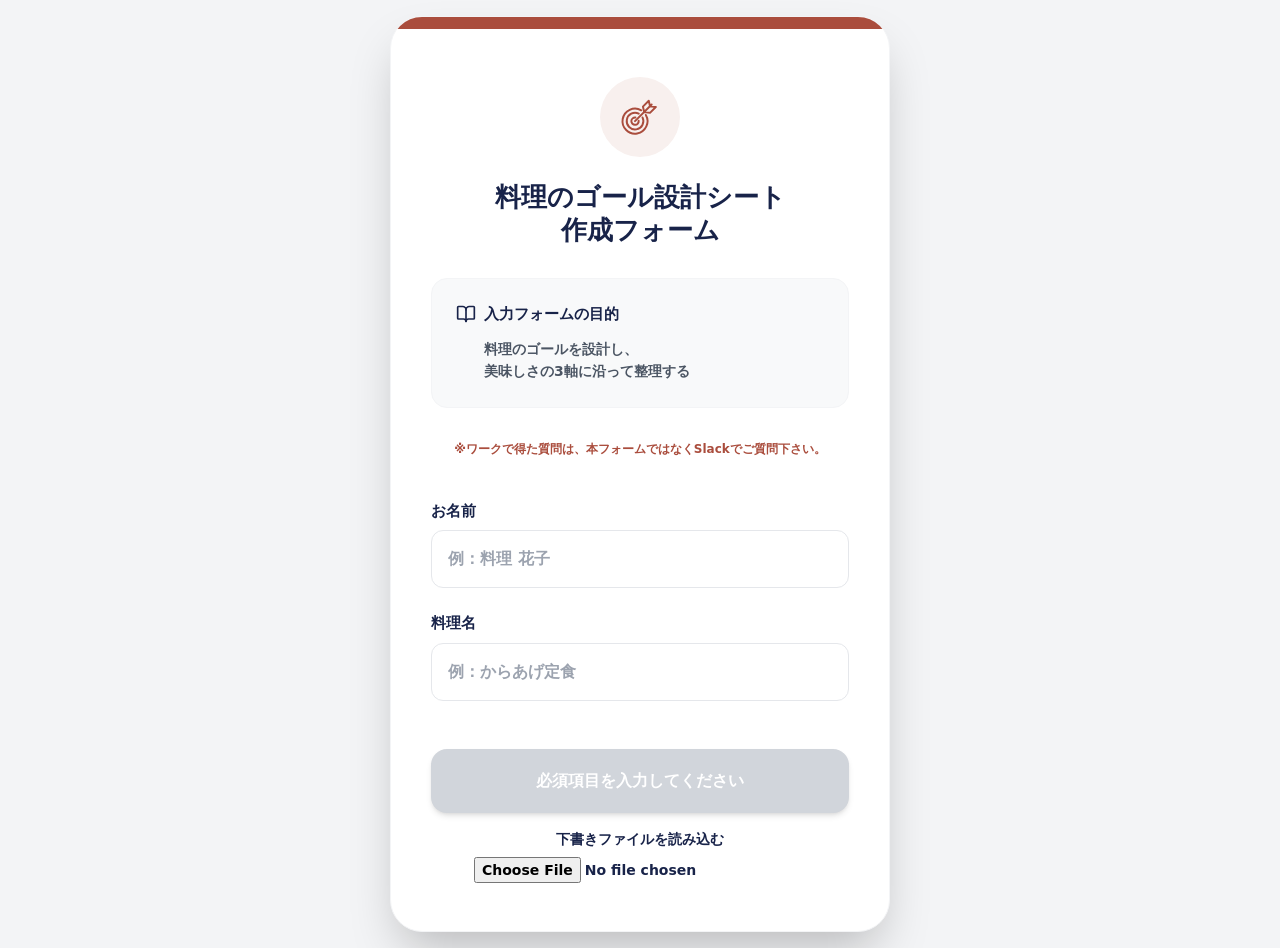
<file: index.html>
<!doctype html>
<html lang="ja">
<head>
  <meta charset="UTF-8">
  <meta name="viewport" content="width=device-width, initial-scale=1, viewport-fit=cover">
  <title>料理のゴール設計シート</title>
  <script type="module" crossorigin src="./index-PmxT35p3.js"></script>
  <link rel="stylesheet" crossorigin href="./index-B6MCtr7c.css">
</head>
<body>
  <div id="root"></div>
</body>
</html>
</file>
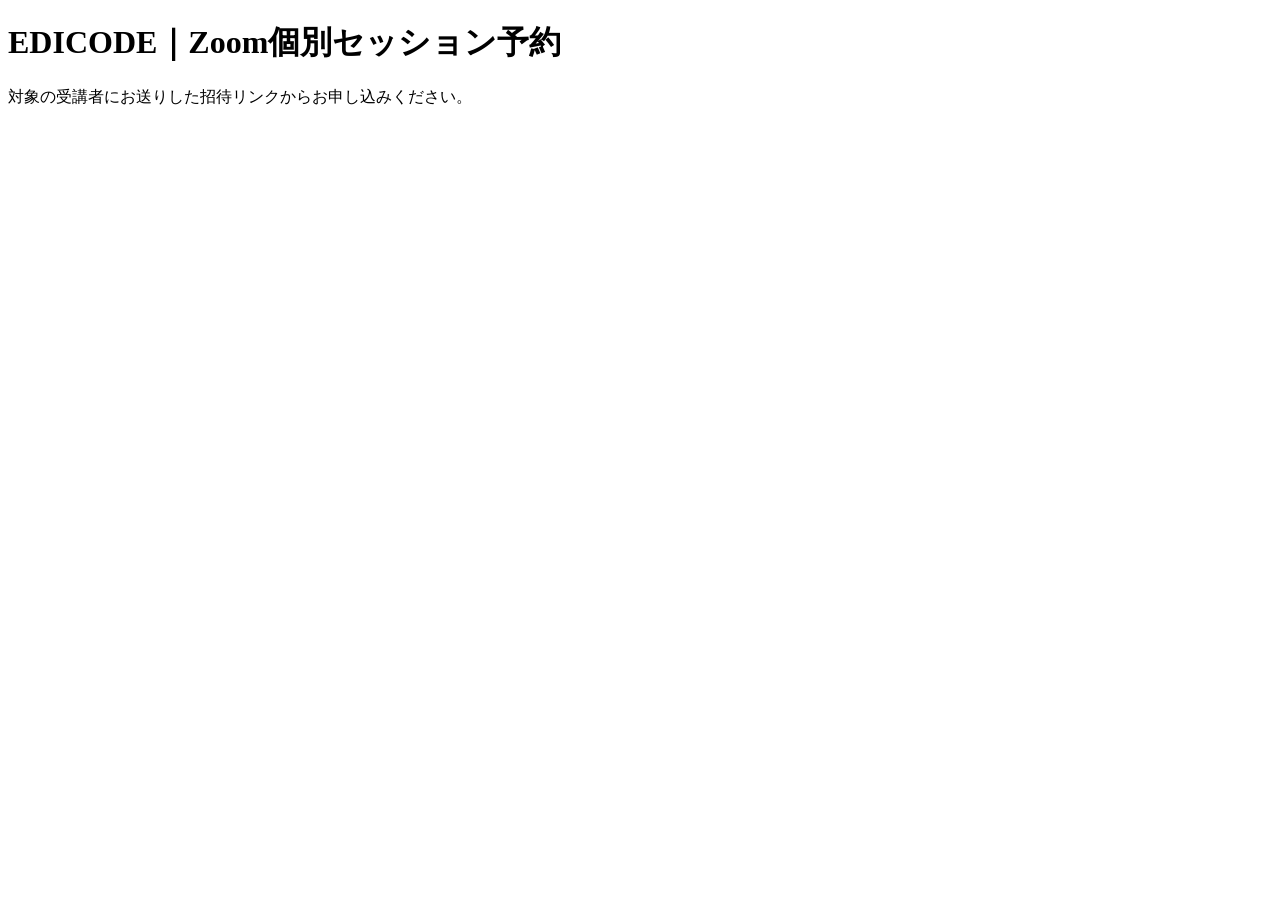
<file: zoom/index.html>
<!doctype html>
<html lang="ja">
<head>
  <meta charset="utf-8">
  <meta name="viewport" content="width=device-width, initial-scale=1">
  <meta name="referrer" content="no-referrer">
  <meta name="robots" content="noindex, nofollow">
  <title>EDICODE｜Zoom個別セッション予約</title>
  <script>
    const code = window.location.hash.slice(1);
    if (/^[a-f0-9]{64}$/.test(code)) {
      const booking = new URL('https://script.google.com/macros/s/AKfycbwRsixfQXggSIo4-CN7gcPmhDE8540yK7C-SDArtrrwc34zz3QaQ4OkjEihlqEehtqlxQ/exec');
      booking.searchParams.set('invite', code);
      window.location.replace(booking.href);
    }
  </script>
</head>
<body>
  <main>
    <h1>EDICODE｜Zoom個別セッション予約</h1>
    <p>対象の受講者にお送りした招待リンクからお申し込みください。</p>
  </main>
</body>
</html>
</file>
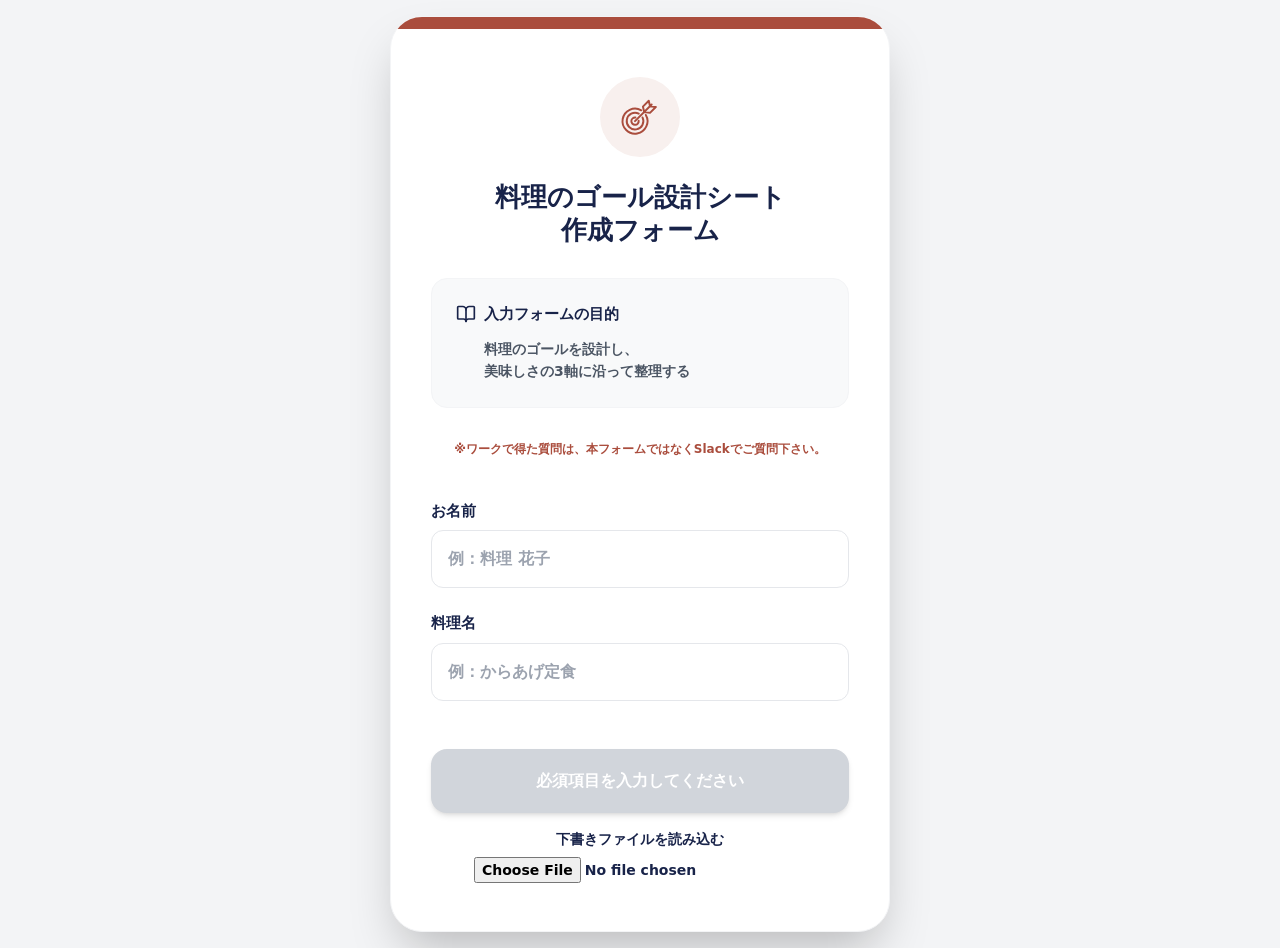
<file: cooking/goal/index.html>
<!doctype html>
<html lang="ja">
<head>
  <meta charset="UTF-8">
  <meta name="viewport" content="width=device-width, initial-scale=1, viewport-fit=cover">
  <title>料理のゴール設計シート</title>
  <script type="module" crossorigin src="../../index-PmxT35p3.js"></script>
  <link rel="stylesheet" crossorigin href="../../index-B6MCtr7c.css">
</head>
<body>
  <div id="root"></div>
</body>
</html>
</file>
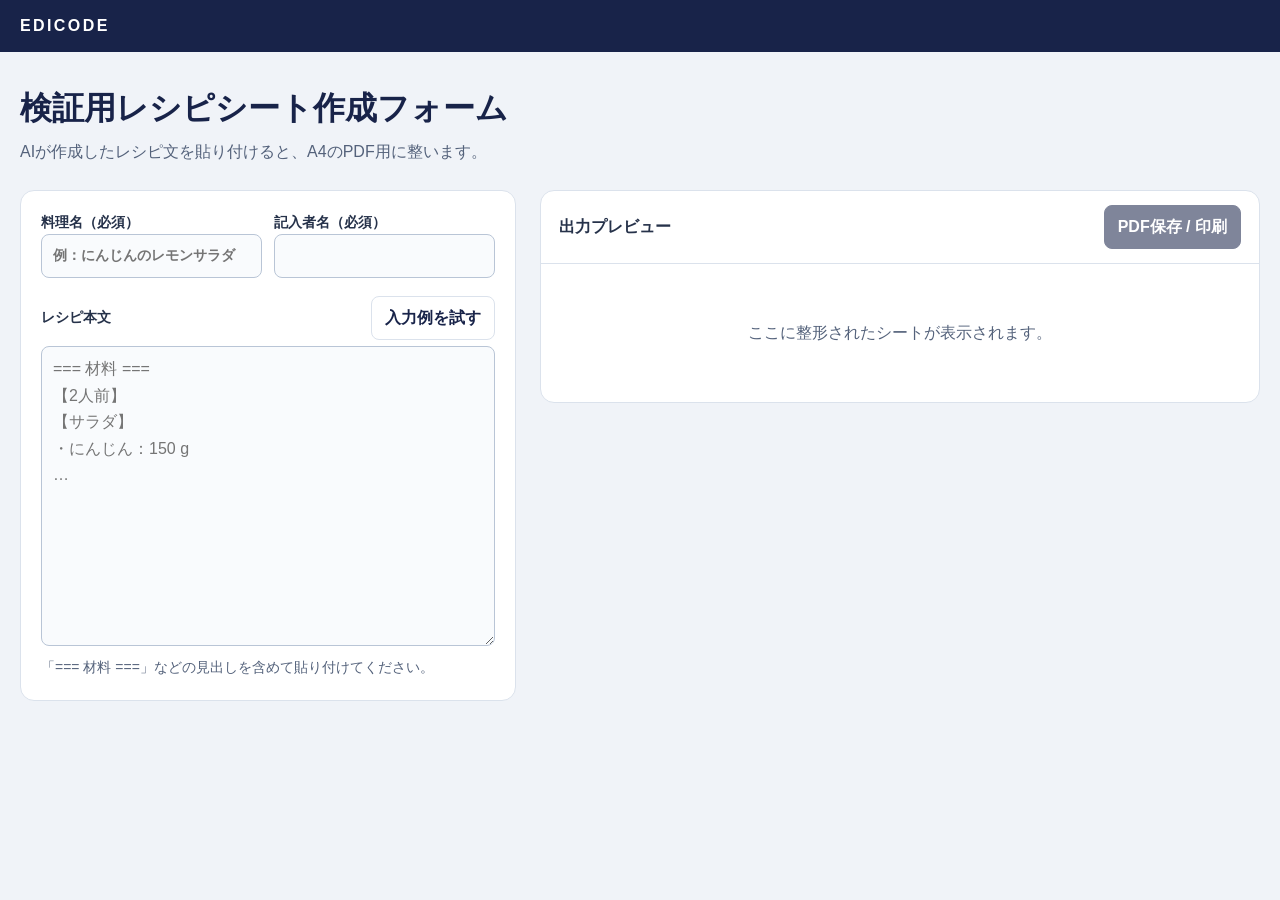
<file: cooking/verification-recipe/index.html>
<!doctype html>
<html lang="ja">
<head>
<meta charset="utf-8">
<meta name="viewport" content="width=device-width, initial-scale=1">
<title>EDICODE｜検証用レシピシート</title>
<style>
:root{--navy:#182349;--ink:#26324a;--muted:#54627b;--line:#dbe2ec;--wash:#f0f3f8;font:16px/1.65 -apple-system,BlinkMacSystemFont,"Hiragino Sans","Yu Gothic",Meiryo,sans-serif;color:var(--ink);background:var(--wash)}
*{box-sizing:border-box}
body{margin:0}
[hidden]{display:none!important}
.top{background:var(--navy);color:white;padding:13px max(20px,calc((100% - 1240px)/2));font-weight:800;letter-spacing:.15em}
main{max-width:1280px;margin:auto;padding:30px 20px 48px}
h1,h2,h3,p{margin:0}
h1{font-size:clamp(1.45rem,4vw,2rem);color:var(--navy)}
.intro{margin:4px 0 24px;color:var(--muted)}
.layout{display:grid;grid-template-columns:minmax(285px,1fr) minmax(0,1.45fr);gap:24px;align-items:start}
.editor,.preview{background:white;border:1px solid var(--line);border-radius:14px;min-width:0}
.editor{padding:20px}
.fields{display:grid;grid-template-columns:1fr 1fr;gap:12px}
label{display:block;font-weight:700;font-size:.9rem;min-width:0}
input,textarea,button{font:inherit}
input,textarea{display:block;width:100%;min-width:0;background:#f9fbfd;border:1px solid #b9c5d6;border-radius:8px;color:var(--ink);padding:9px 11px}
textarea{min-height:300px;resize:vertical;line-height:1.65}
button{border:1px solid var(--line);border-radius:8px;background:white;color:var(--navy);font-weight:700;padding:8px 13px;cursor:pointer}
button.primary{background:var(--navy);color:white;border-color:var(--navy)}
button:disabled{opacity:.55;cursor:default}
:focus-visible{outline:3px solid #4c77c0;outline-offset:2px}
.toolbar,.preview-bar{display:flex;justify-content:space-between;align-items:center;gap:10px}
.toolbar{margin-top:18px;margin-bottom:6px}
.preview-bar{padding:14px 18px;border-bottom:1px solid var(--line);flex-wrap:wrap}
.preview-bar h2{font-size:1rem}
.help,.status{font-size:.875rem;color:var(--muted);margin-top:10px}
.status:empty{display:none}
.empty{padding:56px 20px;text-align:center;color:var(--muted)}
.sheet{padding:clamp(18px,3.5vw,42px);font-size:.93rem;overflow-wrap:anywhere}
.sheet-head{border-top:5px solid var(--navy);border-bottom:1px solid var(--line);padding:12px 0 14px}
.mark{font-size:.75rem;letter-spacing:.08em;font-weight:800;color:var(--navy)}
.sheet-head h2{font-size:1.6em;line-height:1.35;margin:5px 0;color:var(--navy)}
.meta{font-size:.88em;color:var(--muted)}
.recipe-section{margin-top:1.2em}
.recipe-section h3{font-size:1em;color:var(--navy);border-left:4px solid var(--navy);padding:.2em .65em;background:var(--wash);margin-bottom:.55em}
.recipe-section h4{font-size:1em;color:var(--navy);margin:.65em 0 .2em}
.recipe-section p{margin:.25em 0}
.servings{font-weight:800}
table{border-collapse:collapse;width:100%;table-layout:fixed;margin-bottom:.4em}
th,td{text-align:left;vertical-align:top;border-bottom:1px solid var(--line);padding:.25em .6em}
th{font-size:.88em;color:var(--muted)}
th:last-child{width:34%}
ol,ul{padding-left:1.65em;margin:.35em 0}
.notice{font-size:.93em;color:var(--muted)}
.checklist>li{margin-bottom:.65em}
.checklist>li>strong{color:var(--navy)}
.checklist ul{margin-top:.15em}
@media(max-width:800px){.layout{grid-template-columns:minmax(0,1fr)}main{padding:20px 12px 35px}}
@page{size:A4;margin:14mm 15mm}
@media print{
  :root,body{background:white}
  .no-print{display:none!important}
  main,.layout,.preview,.sheet{display:block;margin:0;padding:0;max-width:none;border:0}
  .sheet{font-size:10pt;line-height:1.55;print-color-adjust:exact;-webkit-print-color-adjust:exact}
  .sheet-head,tr{break-inside:avoid}
  h3,h4,.servings,.checklist>li>strong{break-after:avoid}
  .checklist>li{break-inside:avoid}
  p,li{orphans:2;widows:2}
  thead{display:table-header-group}
}
</style>
</head>
<body>
<header class="top no-print">EDICODE</header>
<main>
  <div class="no-print">
    <h1>検証用レシピシート作成フォーム</h1>
    <p class="intro">AIが作成したレシピ文を貼り付けると、A4のPDF用に整います。</p>
  </div>
  <div class="layout">
    <section class="editor no-print" aria-label="レシピ入力">
      <div class="fields">
        <label>料理名（必須）<input id="dish" required placeholder="例：にんじんのレモンサラダ"></label>
        <label>記入者名（必須）<input id="author" required autocomplete="name"></label>
      </div>
      <div class="toolbar">
        <label for="recipe">レシピ本文</label>
        <button id="sample" type="button">入力例を試す</button>
      </div>
      <textarea id="recipe" spellcheck="false" aria-describedby="hint" placeholder="=== 材料 ===&#10;【2人前】&#10;【サラダ】&#10;・にんじん：150 g&#10;…"></textarea>
      <p class="help" id="hint">「=== 材料 ===」などの見出しを含めて貼り付けてください。</p>
      <p class="status" id="status" aria-live="polite"></p>
      <p class="status" id="required-status" aria-live="polite"></p>
    </section>
    <section class="preview" aria-label="出力プレビュー">
      <div class="preview-bar no-print">
        <h2>出力プレビュー</h2>
        <button id="print" class="primary" type="button" disabled>PDF保存 / 印刷</button>
      </div>
      <p class="empty no-print" id="empty">ここに整形されたシートが表示されます。</p>
      <article class="sheet" id="sheet" hidden></article>
    </section>
  </div>
</main>
<script>
const el = id => document.getElementById(id);
const sections = ['材料', '調理方法', '調理前に思考した仮説・懸念点', '味見・検証ポイント', '注意事項'];
const optionalSections = ['レシピ設計において、特に重視した点', '参考レシピ'];
const aliases = new Map([
  ...[...sections, ...optionalSections, 'レシピ情報'].map(name => [name, name]),
  ['調理前の仮説・懸念点', sections[2]],
  ['料理名', '料理名']
]);
const importedFields = new Map();
const notice = 'このレシピは試作・分析・改善のための検証用です。温度・時間・分量は試作時の目安です。食材や調理環境に応じて、仕上がりを確認しながら調整してください。';
const sample = `=== 料理名 ===
にんじんのレモンサラダ

=== 材料 ===
【2人前】
【サラダ】
・にんじん：150 g
・塩：1.5 g

【ドレッシング】
・レモン果汁：10 ml
・オリーブ油：12 ml

=== 調理方法 ===
【1】下準備
1. にんじんを長さ4 cm、幅2 mmの千切りにする。
2. 塩をまぶして室温で10分おき、水気を軽く絞る。

【2】和える・盛り付ける
1. レモン果汁とオリーブ油を混ぜ、にんじんを加えて全体を和える。
2. 5分おいて味をなじませ、器にふんわり盛り付ける。

==調理前に思考した仮説・懸念点==
1. にんじんから出た水分で味が薄まると予想し、塩をまぶした後に水気を絞る。
2. 太さが揃わないと食感に差が出るため、幅2 mmを目安に切る。

==味見・検証ポイント==
1. 盛り付け直前に器の底と味を確認する。水がたまらず、レモンの酸味が感じられればよい。
2. 和えて5分後に数本を食べ比べる。硬さが均一で、軽い歯ごたえが残っていればよい。

=== 注意事項 ===
${notice}`;

function cleanLine(line) {
  return line.trim().replace(/\*\*([^*]+)\*\*/g, '$1').replace(/\\+$/, '').trim();
}

function parse(text) {
  const groups = new Map();
  const preamble = [];
  let current = preamble;
  for (const raw of text.split(/\r\n?|\n/)) {
    if (/^\s*```[\w-]*\s*$/.test(raw)) continue;
    const line = cleanLine(raw);
    if (!line) continue;
    const heading = line.replace(/^#{1,6}\s+/, '').replace(/^={2,}|={2,}$/g, '').trim();
    const key = aliases.get(heading);
    if (key) {
      if (!groups.has(key)) groups.set(key, []);
      current = groups.get(key);
    } else {
      current.push(line);
    }
  }
  return {groups, preamble};
}

function add(parent, tag, text, className) {
  const node = document.createElement(tag);
  if (text) node.textContent = text;
  if (className) node.className = className;
  parent.append(node);
  return node;
}

function ingredients(parent, lines) {
  let table;
  for (const line of lines) {
    const item = line.match(/^(?:[・●*-]\s*)?([^：:]+)[：:]\s*(.+)$/);
    if (item) {
      if (!table) {
        const header = add(add(add(parent, 'table'), 'thead'), 'tr');
        add(header, 'th', '材料');
        add(header, 'th', '分量');
        table = add(header.closest('table'), 'tbody');
      }
      const row = add(table, 'tr');
      add(row, 'td', item[1].trim());
      add(row, 'td', item[2]);
    } else {
      table = null;
      if (/^【[^】]*(人前|人分|名分)】$/.test(line)) {
        add(parent, 'p', line, 'servings');
      } else {
        add(parent, 'h4', line.replace(/^【(.+)】$/, '$1').replace(/^(?:#{1,6}\s+|■\s*)/, ''));
      }
    }
  }
}

function prose(parent, lines, method) {
  let list;
  for (const line of lines) {
    const numbered = line.match(/^([0-9０-９]+)[.．)）]\s*(.+)$/);
    const bullet = line.match(/^(?:[・●]|[-*]\s+)\s*(.+)$/);
    if (numbered || bullet) {
      const kind = numbered ? 'OL' : 'UL';
      if (list?.tagName !== kind) list = add(parent, kind.toLowerCase());
      const item = add(list, 'li', numbered ? numbered[2] : bullet[1]);
      if (numbered) item.value = Number(numbered[1].normalize('NFKC'));
    } else {
      list = null;
      add(parent, method && /^【[0-9０-９]+】/.test(line) ? 'h4' : 'p', line);
    }
  }
}

function checklist(parent, lines) {
  const entries = [];
  for (const line of lines) {
    const numbered = line.match(/^([0-9０-９]+)[.．)）]\s*(.+)$/);
    if (numbered) {
      entries.push({number: Number(numbered[1].normalize('NFKC')), title: numbered[2], details: []});
    } else if (entries.length) {
      entries.at(-1).details.push(line);
    } else {
      prose(parent, [line], false);
    }
  }
  if (!entries.length) return;
  const list = add(parent, 'ol', '', 'checklist');
  for (const {number, title, details} of entries) {
    const item = add(list, 'li');
    item.value = number;
    add(item, details.length ? 'strong' : 'span', title);
    prose(item, details, false);
  }
}

function importField(id, value) {
  const field = el(id);
  if (field.value.trim() && field.value !== importedFields.get(id)) return;
  field.value = value || '';
  importedFields.set(id, field.value);
}

function render(importMetadata = false) {
  const text = el('recipe').value.trim();
  const {groups, preamble} = parse(text);
  const inlineTitle = preamble[0]?.match(/^料理名[：:]\s*(.+)$/);
  if (inlineTitle) preamble.shift();
  const parsedTitle = groups.get('料理名')?.join(' ') || inlineTitle?.[1];
  const info = groups.get('レシピ情報') || [];
  const infoValue = label => info.map(line => line.match(label)?.[1]?.trim()).find(Boolean);
  const parsedAuthor = infoValue(/^(?:[・●*-]\s*)?(?:記入者名|記入者)\s*[：:]\s*(.+)$/);
  const servings = infoValue(/^(?:[・●*-]\s*)?人数\s*[：:]\s*(.+)$/);
  if (importMetadata) {
    importField('dish', parsedTitle);
    importField('author', parsedAuthor);
  }
  const sheet = el('sheet');
  sheet.replaceChildren();
  sheet.hidden = !text;
  el('empty').hidden = Boolean(text);
  const dish = el('dish').value.trim();
  const author = el('author').value.trim();
  el('print').disabled = !text || !dish || !author;
  el('required-status').textContent = text && (!dish || !author)
    ? 'PDFを保存するには、料理名と記入者名を入力してください。' : '';
  el('sample').disabled = Boolean(text);
  el('status').textContent = '';
  document.title = 'EDICODE｜検証用レシピシート';
  if (!text) return;

  const title = dish || parsedTitle;
  if (dish && author) document.title = `【${author}】${dish}_検証用レシピシート`;
  const head = add(sheet, 'header', '', 'sheet-head');
  add(head, 'p', title ? 'EDICODE / 検証用レシピシート' : 'EDICODE', 'mark');
  add(head, 'h2', title || '検証用レシピシート');
  if (author) add(head, 'p', `記入者　${author}`, 'meta');

  prose(sheet, preamble, false);
  for (const name of [...optionalSections, ...sections]) {
    let lines = groups.get(name) || [];
    if (!lines.length && name !== '注意事項') continue;
    const section = add(sheet, 'section', '', name === '注意事項' ? 'recipe-section notice' : 'recipe-section');
    add(section, 'h3', name);
    if (name === '材料') {
      if (servings && !lines.some(line => /^【[^】]*(人前|人分|名分)】$/.test(line))) {
        lines = [servings.startsWith('【') ? servings : `【${servings}】`, ...lines];
      }
      ingredients(section, lines);
    } else if (name === sections[2] || name === sections[3]) {
      checklist(section, lines);
    } else {
      prose(section, lines.length ? lines : [notice], name === '調理方法');
    }
  }
  const missing = sections.slice(0, 4).filter(name => !groups.get(name)?.length);
  if (missing.length) el('status').textContent = `見出しや本文を確認してください（${missing.join('、')}）。`;
}

el('recipe').addEventListener('input', () => render(true));
for (const id of ['dish', 'author']) {
  el(id).addEventListener('input', () => {
    importedFields.delete(id);
    render();
  });
}
el('sample').addEventListener('click', () => {
  el('recipe').value = sample;
  render(true);
});
el('print').addEventListener('click', () => window.print());
render();
</script>
</body>
</html>
</file>
<file: index-B6MCtr7c.css>
*,:before,:after{--tw-border-spacing-x: 0;--tw-border-spacing-y: 0;--tw-translate-x: 0;--tw-translate-y: 0;--tw-rotate: 0;--tw-skew-x: 0;--tw-skew-y: 0;--tw-scale-x: 1;--tw-scale-y: 1;--tw-pan-x: ;--tw-pan-y: ;--tw-pinch-zoom: ;--tw-scroll-snap-strictness: proximity;--tw-gradient-from-position: ;--tw-gradient-via-position: ;--tw-gradient-to-position: ;--tw-ordinal: ;--tw-slashed-zero: ;--tw-numeric-figure: ;--tw-numeric-spacing: ;--tw-numeric-fraction: ;--tw-ring-inset: ;--tw-ring-offset-width: 0px;--tw-ring-offset-color: #fff;--tw-ring-color: rgb(59 130 246 / .5);--tw-ring-offset-shadow: 0 0 #0000;--tw-ring-shadow: 0 0 #0000;--tw-shadow: 0 0 #0000;--tw-shadow-colored: 0 0 #0000;--tw-blur: ;--tw-brightness: ;--tw-contrast: ;--tw-grayscale: ;--tw-hue-rotate: ;--tw-invert: ;--tw-saturate: ;--tw-sepia: ;--tw-drop-shadow: ;--tw-backdrop-blur: ;--tw-backdrop-brightness: ;--tw-backdrop-contrast: ;--tw-backdrop-grayscale: ;--tw-backdrop-hue-rotate: ;--tw-backdrop-invert: ;--tw-backdrop-opacity: ;--tw-backdrop-saturate: ;--tw-backdrop-sepia: ;--tw-contain-size: ;--tw-contain-layout: ;--tw-contain-paint: ;--tw-contain-style: }::backdrop{--tw-border-spacing-x: 0;--tw-border-spacing-y: 0;--tw-translate-x: 0;--tw-translate-y: 0;--tw-rotate: 0;--tw-skew-x: 0;--tw-skew-y: 0;--tw-scale-x: 1;--tw-scale-y: 1;--tw-pan-x: ;--tw-pan-y: ;--tw-pinch-zoom: ;--tw-scroll-snap-strictness: proximity;--tw-gradient-from-position: ;--tw-gradient-via-position: ;--tw-gradient-to-position: ;--tw-ordinal: ;--tw-slashed-zero: ;--tw-numeric-figure: ;--tw-numeric-spacing: ;--tw-numeric-fraction: ;--tw-ring-inset: ;--tw-ring-offset-width: 0px;--tw-ring-offset-color: #fff;--tw-ring-color: rgb(59 130 246 / .5);--tw-ring-offset-shadow: 0 0 #0000;--tw-ring-shadow: 0 0 #0000;--tw-shadow: 0 0 #0000;--tw-shadow-colored: 0 0 #0000;--tw-blur: ;--tw-brightness: ;--tw-contrast: ;--tw-grayscale: ;--tw-hue-rotate: ;--tw-invert: ;--tw-saturate: ;--tw-sepia: ;--tw-drop-shadow: ;--tw-backdrop-blur: ;--tw-backdrop-brightness: ;--tw-backdrop-contrast: ;--tw-backdrop-grayscale: ;--tw-backdrop-hue-rotate: ;--tw-backdrop-invert: ;--tw-backdrop-opacity: ;--tw-backdrop-saturate: ;--tw-backdrop-sepia: ;--tw-contain-size: ;--tw-contain-layout: ;--tw-contain-paint: ;--tw-contain-style: }*,:before,:after{box-sizing:border-box;border-width:0;border-style:solid;border-color:#e5e7eb}:before,:after{--tw-content: ""}html,:host{line-height:1.5;-webkit-text-size-adjust:100%;-moz-tab-size:4;-o-tab-size:4;tab-size:4;font-family:ui-sans-serif,system-ui,sans-serif,"Apple Color Emoji","Segoe UI Emoji",Segoe UI Symbol,"Noto Color Emoji";font-feature-settings:normal;font-variation-settings:normal;-webkit-tap-highlight-color:transparent}body{margin:0;line-height:inherit}hr{height:0;color:inherit;border-top-width:1px}abbr:where([title]){-webkit-text-decoration:underline dotted;text-decoration:underline dotted}h1,h2,h3,h4,h5,h6{font-size:inherit;font-weight:inherit}a{color:inherit;text-decoration:inherit}b,strong{font-weight:bolder}code,kbd,samp,pre{font-family:ui-monospace,SFMono-Regular,Menlo,Monaco,Consolas,Liberation Mono,Courier New,monospace;font-feature-settings:normal;font-variation-settings:normal;font-size:1em}small{font-size:80%}sub,sup{font-size:75%;line-height:0;position:relative;vertical-align:baseline}sub{bottom:-.25em}sup{top:-.5em}table{text-indent:0;border-color:inherit;border-collapse:collapse}button,input,optgroup,select,textarea{font-family:inherit;font-feature-settings:inherit;font-variation-settings:inherit;font-size:100%;font-weight:inherit;line-height:inherit;letter-spacing:inherit;color:inherit;margin:0;padding:0}button,select{text-transform:none}button,input:where([type=button]),input:where([type=reset]),input:where([type=submit]){-webkit-appearance:button;background-color:transparent;background-image:none}:-moz-focusring{outline:auto}:-moz-ui-invalid{box-shadow:none}progress{vertical-align:baseline}::-webkit-inner-spin-button,::-webkit-outer-spin-button{height:auto}[type=search]{-webkit-appearance:textfield;outline-offset:-2px}::-webkit-search-decoration{-webkit-appearance:none}::-webkit-file-upload-button{-webkit-appearance:button;font:inherit}summary{display:list-item}blockquote,dl,dd,h1,h2,h3,h4,h5,h6,hr,figure,p,pre{margin:0}fieldset{margin:0;padding:0}legend{padding:0}ol,ul,menu{list-style:none;margin:0;padding:0}dialog{padding:0}textarea{resize:vertical}input::-moz-placeholder,textarea::-moz-placeholder{opacity:1;color:#9ca3af}input::placeholder,textarea::placeholder{opacity:1;color:#9ca3af}button,[role=button]{cursor:pointer}:disabled{cursor:default}img,svg,video,canvas,audio,iframe,embed,object{display:block;vertical-align:middle}img,video{max-width:100%;height:auto}[hidden]:where(:not([hidden=until-found])){display:none}.collapse{visibility:collapse}.fixed{position:fixed}.absolute{position:absolute}.relative{position:relative}.sticky{position:sticky}.inset-0{top:0;right:0;bottom:0;left:0}.bottom-0{bottom:0}.left-0{left:0}.left-1\/2{left:50%}.top-0{top:0}.top-24{top:6rem}.z-40{z-index:40}.z-50{z-index:50}.z-\[100\]{z-index:100}.z-\[70\]{z-index:70}.mx-auto{margin-left:auto;margin-right:auto}.mb-1{margin-bottom:.25rem}.mb-10{margin-bottom:2.5rem}.mb-12{margin-bottom:3rem}.mb-2{margin-bottom:.5rem}.mb-3{margin-bottom:.75rem}.mb-4{margin-bottom:1rem}.mb-6{margin-bottom:1.5rem}.mb-8{margin-bottom:2rem}.ml-1{margin-left:.25rem}.ml-7{margin-left:1.75rem}.mt-0\.5{margin-top:.125rem}.mt-1{margin-top:.25rem}.mt-12{margin-top:3rem}.mt-2{margin-top:.5rem}.mt-3{margin-top:.75rem}.mt-4{margin-top:1rem}.block{display:block}.inline-block{display:inline-block}.flex{display:flex}.table{display:table}.grid{display:grid}.hidden{display:none}.h-2{height:.5rem}.h-20{height:5rem}.h-3{height:.75rem}.h-6{height:1.5rem}.h-full{height:100%}.min-h-screen{min-height:100vh}.w-16{width:4rem}.w-20{width:5rem}.w-24{width:6rem}.w-6{width:1.5rem}.w-7{width:1.75rem}.w-full{width:100%}.min-w-0{min-width:0px}.min-w-\[100px\]{min-width:100px}.min-w-\[120px\]{min-width:120px}.min-w-\[50px\]{min-width:50px}.min-w-\[600px\]{min-width:600px}.min-w-max{min-width:-moz-max-content;min-width:max-content}.max-w-5xl{max-width:64rem}.max-w-\[500px\]{max-width:500px}.max-w-sm{max-width:24rem}.flex-1{flex:1 1 0%}.shrink-0{flex-shrink:0}.table-fixed{table-layout:fixed}.-translate-x-1\/2{--tw-translate-x: -50%;transform:translate(var(--tw-translate-x),var(--tw-translate-y)) rotate(var(--tw-rotate)) skew(var(--tw-skew-x)) skewY(var(--tw-skew-y)) scaleX(var(--tw-scale-x)) scaleY(var(--tw-scale-y))}.transform{transform:translate(var(--tw-translate-x),var(--tw-translate-y)) rotate(var(--tw-rotate)) skew(var(--tw-skew-x)) skewY(var(--tw-skew-y)) scaleX(var(--tw-scale-x)) scaleY(var(--tw-scale-y))}@keyframes bounce{0%,to{transform:translateY(-25%);animation-timing-function:cubic-bezier(.8,0,1,1)}50%{transform:none;animation-timing-function:cubic-bezier(0,0,.2,1)}}.animate-bounce{animation:bounce 1s infinite}.cursor-not-allowed{cursor:not-allowed}.cursor-pointer{cursor:pointer}.resize{resize:both}.appearance-none{-webkit-appearance:none;-moz-appearance:none;appearance:none}.grid-cols-\[28px_auto_max-content\]{grid-template-columns:28px auto max-content}.flex-col{flex-direction:column}.flex-wrap{flex-wrap:wrap}.items-end{align-items:flex-end}.items-center{align-items:center}.items-baseline{align-items:baseline}.justify-center{justify-content:center}.justify-between{justify-content:space-between}.gap-1{gap:.25rem}.gap-1\.5{gap:.375rem}.gap-2{gap:.5rem}.gap-3{gap:.75rem}.gap-4{gap:1rem}.gap-6{gap:1.5rem}.gap-8{gap:2rem}.gap-x-1{-moz-column-gap:.25rem;column-gap:.25rem}.gap-y-1{row-gap:.25rem}.space-y-10>:not([hidden])~:not([hidden]){--tw-space-y-reverse: 0;margin-top:calc(2.5rem * calc(1 - var(--tw-space-y-reverse)));margin-bottom:calc(2.5rem * var(--tw-space-y-reverse))}.space-y-12>:not([hidden])~:not([hidden]){--tw-space-y-reverse: 0;margin-top:calc(3rem * calc(1 - var(--tw-space-y-reverse)));margin-bottom:calc(3rem * var(--tw-space-y-reverse))}.space-y-2>:not([hidden])~:not([hidden]){--tw-space-y-reverse: 0;margin-top:calc(.5rem * calc(1 - var(--tw-space-y-reverse)));margin-bottom:calc(.5rem * var(--tw-space-y-reverse))}.space-y-4>:not([hidden])~:not([hidden]){--tw-space-y-reverse: 0;margin-top:calc(1rem * calc(1 - var(--tw-space-y-reverse)));margin-bottom:calc(1rem * var(--tw-space-y-reverse))}.space-y-6>:not([hidden])~:not([hidden]){--tw-space-y-reverse: 0;margin-top:calc(1.5rem * calc(1 - var(--tw-space-y-reverse)));margin-bottom:calc(1.5rem * var(--tw-space-y-reverse))}.overflow-hidden{overflow:hidden}.overflow-x-auto{overflow-x:auto}.whitespace-nowrap{white-space:nowrap}.rounded{border-radius:.25rem}.rounded-2xl{border-radius:1rem}.rounded-\[2px\]{border-radius:2px}.rounded-\[32px\]{border-radius:32px}.rounded-full{border-radius:9999px}.rounded-lg{border-radius:.5rem}.rounded-xl{border-radius:.75rem}.rounded-b-2xl{border-bottom-right-radius:1rem;border-bottom-left-radius:1rem}.rounded-t-2xl{border-top-left-radius:1rem;border-top-right-radius:1rem}.border{border-width:1px}.border-2{border-width:2px}.border-4{border-width:4px}.border-b{border-bottom-width:1px}.border-b-2{border-bottom-width:2px}.border-l{border-left-width:1px}.border-r{border-right-width:1px}.border-t{border-top-width:1px}.border-t-0{border-top-width:0px}.border-dashed{border-style:dashed}.border-\[\#182349\]{--tw-border-opacity: 1;border-color:rgb(24 35 73 / var(--tw-border-opacity, 1))}.border-\[\#182349\]\/20{border-color:#18234933}.border-\[\#182349\]\/30{border-color:#1823494d}.border-gray-100{--tw-border-opacity: 1;border-color:rgb(243 244 246 / var(--tw-border-opacity, 1))}.border-gray-200{--tw-border-opacity: 1;border-color:rgb(229 231 235 / var(--tw-border-opacity, 1))}.border-gray-300{--tw-border-opacity: 1;border-color:rgb(209 213 219 / var(--tw-border-opacity, 1))}.border-white\/20{border-color:#fff3}.border-white\/40{border-color:#fff6}.bg-\[\#182349\]{--tw-bg-opacity: 1;background-color:rgb(24 35 73 / var(--tw-bg-opacity, 1))}.bg-\[\#aa4d3d\]{--tw-bg-opacity: 1;background-color:rgb(170 77 61 / var(--tw-bg-opacity, 1))}.bg-\[\#d1d5db\]{--tw-bg-opacity: 1;background-color:rgb(209 213 219 / var(--tw-bg-opacity, 1))}.bg-\[\#f8f0ee\]{--tw-bg-opacity: 1;background-color:rgb(248 240 238 / var(--tw-bg-opacity, 1))}.bg-\[\#f8f9fa\]{--tw-bg-opacity: 1;background-color:rgb(248 249 250 / var(--tw-bg-opacity, 1))}.bg-black\/50{background-color:#00000080}.bg-gray-100{--tw-bg-opacity: 1;background-color:rgb(243 244 246 / var(--tw-bg-opacity, 1))}.bg-gray-200{--tw-bg-opacity: 1;background-color:rgb(229 231 235 / var(--tw-bg-opacity, 1))}.bg-gray-50{--tw-bg-opacity: 1;background-color:rgb(249 250 251 / var(--tw-bg-opacity, 1))}.bg-green-500{--tw-bg-opacity: 1;background-color:rgb(34 197 94 / var(--tw-bg-opacity, 1))}.bg-red-500\/80{background-color:#ef4444cc}.bg-transparent{background-color:transparent}.bg-white{--tw-bg-opacity: 1;background-color:rgb(255 255 255 / var(--tw-bg-opacity, 1))}.bg-white\/15{background-color:#ffffff26}.bg-white\/90{background-color:#ffffffe6}.object-cover{-o-object-fit:cover;object-fit:cover}.p-1{padding:.25rem}.p-2{padding:.5rem}.p-3{padding:.75rem}.p-4{padding:1rem}.p-6{padding:1.5rem}.p-8{padding:2rem}.px-1{padding-left:.25rem;padding-right:.25rem}.px-10{padding-left:2.5rem;padding-right:2.5rem}.px-2{padding-left:.5rem;padding-right:.5rem}.px-2\.5{padding-left:.625rem;padding-right:.625rem}.px-3{padding-left:.75rem;padding-right:.75rem}.px-4{padding-left:1rem;padding-right:1rem}.px-6{padding-left:1.5rem;padding-right:1.5rem}.py-1{padding-top:.25rem;padding-bottom:.25rem}.py-12{padding-top:3rem;padding-bottom:3rem}.py-2{padding-top:.5rem;padding-bottom:.5rem}.py-3{padding-top:.75rem;padding-bottom:.75rem}.py-4{padding-top:1rem;padding-bottom:1rem}.py-5{padding-top:1.25rem;padding-bottom:1.25rem}.py-8{padding-top:2rem;padding-bottom:2rem}.pb-1{padding-bottom:.25rem}.pb-2{padding-bottom:.5rem}.pb-44{padding-bottom:11rem}.pl-2{padding-left:.5rem}.pt-8{padding-top:2rem}.text-center{text-align:center}.text-right{text-align:right}.font-sans{font-family:ui-sans-serif,system-ui,sans-serif,"Apple Color Emoji","Segoe UI Emoji",Segoe UI Symbol,"Noto Color Emoji"}.text-2xl{font-size:1.5rem;line-height:2rem}.text-\[10px\]{font-size:10px}.text-\[12px\]{font-size:12px}.text-\[14px\]{font-size:14px}.text-\[15px\]{font-size:15px}.text-\[16px\]{font-size:16px}.text-\[26px\]{font-size:26px}.text-base{font-size:1rem;line-height:1.5rem}.text-lg{font-size:1.125rem;line-height:1.75rem}.text-sm{font-size:.875rem;line-height:1.25rem}.text-xl{font-size:1.25rem;line-height:1.75rem}.text-xs{font-size:.75rem;line-height:1rem}.font-black{font-weight:900}.font-bold{font-weight:700}.uppercase{text-transform:uppercase}.leading-relaxed{line-height:1.625}.leading-tight{line-height:1.25}.tracking-tighter{letter-spacing:-.05em}.tracking-wider{letter-spacing:.05em}.tracking-widest{letter-spacing:.1em}.text-\[\#182349\]{--tw-text-opacity: 1;color:rgb(24 35 73 / var(--tw-text-opacity, 1))}.text-\[\#aa4d3d\]{--tw-text-opacity: 1;color:rgb(170 77 61 / var(--tw-text-opacity, 1))}.text-\[\#cb563e\]{--tw-text-opacity: 1;color:rgb(203 86 62 / var(--tw-text-opacity, 1))}.text-gray-400{--tw-text-opacity: 1;color:rgb(156 163 175 / var(--tw-text-opacity, 1))}.text-gray-500{--tw-text-opacity: 1;color:rgb(107 114 128 / var(--tw-text-opacity, 1))}.text-gray-600{--tw-text-opacity: 1;color:rgb(75 85 99 / var(--tw-text-opacity, 1))}.text-gray-700{--tw-text-opacity: 1;color:rgb(55 65 81 / var(--tw-text-opacity, 1))}.text-red-500{--tw-text-opacity: 1;color:rgb(239 68 68 / var(--tw-text-opacity, 1))}.text-white{--tw-text-opacity: 1;color:rgb(255 255 255 / var(--tw-text-opacity, 1))}.underline{text-decoration-line:underline}.decoration-2{text-decoration-thickness:2px}.underline-offset-4{text-underline-offset:4px}.opacity-0{opacity:0}.shadow-2xl{--tw-shadow: 0 25px 50px -12px rgb(0 0 0 / .25);--tw-shadow-colored: 0 25px 50px -12px var(--tw-shadow-color);box-shadow:var(--tw-ring-offset-shadow, 0 0 #0000),var(--tw-ring-shadow, 0 0 #0000),var(--tw-shadow)}.shadow-\[0_-10px_30px_rgba\(0\,0\,0\,0\.05\)\]{--tw-shadow: 0 -10px 30px rgba(0,0,0,.05);--tw-shadow-colored: 0 -10px 30px var(--tw-shadow-color);box-shadow:var(--tw-ring-offset-shadow, 0 0 #0000),var(--tw-ring-shadow, 0 0 #0000),var(--tw-shadow)}.shadow-lg{--tw-shadow: 0 10px 15px -3px rgb(0 0 0 / .1), 0 4px 6px -4px rgb(0 0 0 / .1);--tw-shadow-colored: 0 10px 15px -3px var(--tw-shadow-color), 0 4px 6px -4px var(--tw-shadow-color);box-shadow:var(--tw-ring-offset-shadow, 0 0 #0000),var(--tw-ring-shadow, 0 0 #0000),var(--tw-shadow)}.shadow-md{--tw-shadow: 0 4px 6px -1px rgb(0 0 0 / .1), 0 2px 4px -2px rgb(0 0 0 / .1);--tw-shadow-colored: 0 4px 6px -1px var(--tw-shadow-color), 0 2px 4px -2px var(--tw-shadow-color);box-shadow:var(--tw-ring-offset-shadow, 0 0 #0000),var(--tw-ring-shadow, 0 0 #0000),var(--tw-shadow)}.shadow-sm{--tw-shadow: 0 1px 2px 0 rgb(0 0 0 / .05);--tw-shadow-colored: 0 1px 2px 0 var(--tw-shadow-color);box-shadow:var(--tw-ring-offset-shadow, 0 0 #0000),var(--tw-ring-shadow, 0 0 #0000),var(--tw-shadow)}.shadow-xl{--tw-shadow: 0 20px 25px -5px rgb(0 0 0 / .1), 0 8px 10px -6px rgb(0 0 0 / .1);--tw-shadow-colored: 0 20px 25px -5px var(--tw-shadow-color), 0 8px 10px -6px var(--tw-shadow-color);box-shadow:var(--tw-ring-offset-shadow, 0 0 #0000),var(--tw-ring-shadow, 0 0 #0000),var(--tw-shadow)}.shadow-indigo-200{--tw-shadow-color: #c7d2fe;--tw-shadow: var(--tw-shadow-colored)}.outline-none{outline:2px solid transparent;outline-offset:2px}.filter{filter:var(--tw-blur) var(--tw-brightness) var(--tw-contrast) var(--tw-grayscale) var(--tw-hue-rotate) var(--tw-invert) var(--tw-saturate) var(--tw-sepia) var(--tw-drop-shadow)}.backdrop-blur-md{--tw-backdrop-blur: blur(12px);-webkit-backdrop-filter:var(--tw-backdrop-blur) var(--tw-backdrop-brightness) var(--tw-backdrop-contrast) var(--tw-backdrop-grayscale) var(--tw-backdrop-hue-rotate) var(--tw-backdrop-invert) var(--tw-backdrop-opacity) var(--tw-backdrop-saturate) var(--tw-backdrop-sepia);backdrop-filter:var(--tw-backdrop-blur) var(--tw-backdrop-brightness) var(--tw-backdrop-contrast) var(--tw-backdrop-grayscale) var(--tw-backdrop-hue-rotate) var(--tw-backdrop-invert) var(--tw-backdrop-opacity) var(--tw-backdrop-saturate) var(--tw-backdrop-sepia)}.backdrop-blur-xl{--tw-backdrop-blur: blur(24px);-webkit-backdrop-filter:var(--tw-backdrop-blur) var(--tw-backdrop-brightness) var(--tw-backdrop-contrast) var(--tw-backdrop-grayscale) var(--tw-backdrop-hue-rotate) var(--tw-backdrop-invert) var(--tw-backdrop-opacity) var(--tw-backdrop-saturate) var(--tw-backdrop-sepia);backdrop-filter:var(--tw-backdrop-blur) var(--tw-backdrop-brightness) var(--tw-backdrop-contrast) var(--tw-backdrop-grayscale) var(--tw-backdrop-hue-rotate) var(--tw-backdrop-invert) var(--tw-backdrop-opacity) var(--tw-backdrop-saturate) var(--tw-backdrop-sepia)}.transition{transition-property:color,background-color,border-color,text-decoration-color,fill,stroke,opacity,box-shadow,transform,filter,backdrop-filter;transition-timing-function:cubic-bezier(.4,0,.2,1);transition-duration:.15s}.transition-all{transition-property:all;transition-timing-function:cubic-bezier(.4,0,.2,1);transition-duration:.15s}.transition-colors{transition-property:color,background-color,border-color,text-decoration-color,fill,stroke;transition-timing-function:cubic-bezier(.4,0,.2,1);transition-duration:.15s}.transition-opacity{transition-property:opacity;transition-timing-function:cubic-bezier(.4,0,.2,1);transition-duration:.15s}.visual-frame{max-width:1000px}.visual-frame>div{zoom:var(--sheet-scale, 1)}.action-footer{padding-bottom:max(.5rem,env(safe-area-inset-bottom))}@media(max-width:767px){input:not([type=range]):not([type=file]),textarea,select{font-size:16px!important}}@page{size:A4 portrait;margin:8mm}@media print{html,body,.preview-page{background:#fff!important;color:#182349}.preview-page{min-height:0}*{print-color-adjust:exact;-webkit-print-color-adjust:exact}.preview-toolbar,.visual-outer{display:none!important}[data-print-sheet=visual] .visual-outer{display:block!important;padding:0}[data-print-sheet=visual] .visual-frame{box-shadow:none}[data-print-sheet=visual] #export-content-wrapper{zoom:.73;min-height:0!important;overflow-wrap:anywhere}}#export-content-wrapper td{white-space:pre-wrap;overflow-wrap:anywhere}@media print{.export-taste-chart{-moz-column-break-inside:avoid;break-inside:avoid}}.taste-balance{container-type:inline-size;max-width:540px;color:#182349;padding:10px 8px;margin-inline:-8px;background:#fffdfb;border:1px solid #dce0e8;border-radius:12px}.taste-balance-help,.taste-balance-key{color:#50586b;font-size:12px}.taste-balance-key{margin:3px 0 10px}.taste-balance-title{text-align:center;font-weight:800;font-size:13px;margin-bottom:5px}.taste-balance-title span{font-size:11px;color:#50586b;margin-left:4px}.taste-balance-map{display:grid;grid-template-columns:minmax(0,1fr) 14px minmax(0,1.15fr) 14px minmax(0,1fr);gap:3px;align-items:center}.taste-balance-pair{display:grid;gap:5px;padding-block:4px}.taste-balance-center{padding-inline:4px;border-radius:9px;background:#faece4}.taste-balance-arrows{display:grid;align-self:stretch;grid-template-rows:1fr 1fr;place-items:center;font-size:14px;line-height:1}.taste-balance-arrows span:first-child{transform:rotate(33deg)}.taste-balance-arrows span:last-child{transform:rotate(-33deg)}.taste-balance-arrows-right span:first-child{transform:rotate(-33deg)}.taste-balance-arrows-right span:last-child{transform:rotate(33deg)}.taste-balance-tile,.taste-balance-levels button{min-height:44px;border-radius:7px;font-weight:700}.taste-balance-tile{display:grid;justify-items:center;align-content:center;gap:3px;padding:3px 0;min-width:0;font-size:12px;white-space:nowrap;background:transparent;border:1px solid transparent;color:inherit}.taste-balance-tile[aria-pressed=true]{border-color:currentColor}.taste-balance-tile[data-taste=sour]{--taste-color: #bfe4c7}.taste-balance-tile[data-taste=bitter]{--taste-color: #dfcce9}.taste-balance-tile[data-taste=sweet]{--taste-color: #f9d95e}.taste-balance-tile[data-taste=fat]{--taste-color: #f9a8d4}.taste-balance-tile[data-taste=spicy]{--taste-color: #bb8b62}.taste-balance-tile[data-taste=astringent]{--taste-color: #bce1e9}.taste-balance-tile[data-taste=umami]{--taste-color: #d9dce8}.taste-balance-tile[data-taste=shio]{--taste-color: #f0b4a3}.taste-balance-map,.taste-balance-platform{--taste-unit: 1px}.taste-balance-frame{position:relative;display:grid;place-content:center;width:calc(47 * var(--taste-unit));height:calc(47 * var(--taste-unit));color:#50586b;border-radius:50%}.taste-balance-frame:after{content:"";position:absolute;top:0;right:0;bottom:0;left:0;border:1px dashed currentColor;border-radius:50%;pointer-events:none}.taste-balance-guide,.taste-balance-circle{position:absolute;top:0;right:0;bottom:0;left:0;margin:auto;width:calc(var(--diameter) * var(--taste-unit));height:calc(var(--diameter) * var(--taste-unit));border-radius:50%}.taste-balance-guide{border:1px dotted currentColor;opacity:.65}.taste-balance-circle{display:grid;place-items:center;z-index:1;color:#182349;background:var(--taste-color);font-size:14px;font-variant-numeric:tabular-nums;transition:width .14s ease,height .14s ease}.taste-balance-platform-top{display:block;width:100%;height:15px;margin-top:5px}.taste-balance-platform{background:#182349;color:#fff;padding:4px 8px var(--platform-depth);border-radius:0 0 10px 10px;transition:padding-bottom .16s ease}.taste-balance-platform .taste-balance-frame{color:#fff}.taste-balance-platform .taste-balance-tile[aria-pressed=true]{background:#34466b}.taste-balance-bases{display:grid;max-width:260px;margin-inline:auto;grid-template-columns:repeat(2,minmax(0,1fr));gap:6px}@container (min-width: 400px){.taste-balance-map,.taste-balance-platform{--taste-unit: 1.3px}.taste-balance-tile{font-size:14px}.taste-balance-arrows{font-size:18px}}@media(prefers-reduced-motion:reduce){.taste-balance-circle,.taste-balance-platform{transition:none}}.taste-balance-editor{margin-top:10px;padding-top:9px;border-top:1px solid #dce0e8}.taste-balance-levels{display:grid;grid-template-columns:repeat(6,minmax(0,1fr));gap:3px}.taste-balance-levels button{border:1px solid #dce0e8;background:#f2f4f8}.taste-balance-levels button[aria-pressed=true]{background:#182349;color:#fff;border-color:#182349}.taste-balance-ends{display:flex;justify-content:space-between;margin-top:4px;font-size:11px;color:#50586b}@container (max-width: 278px){.taste-balance-levels{grid-template-columns:repeat(3,minmax(0,1fr))}}#export-content-wrapper{overflow-wrap:anywhere}#export-content-wrapper :where(div,section){min-width:0}#export-content-wrapper .export-taste-chart{line-height:1.5}#export-content-wrapper .taste-balance-map,#export-content-wrapper .taste-balance-platform{--taste-unit: .8px}#export-content-wrapper .taste-balance-tile{font-size:10px;min-height:0}#export-content-wrapper .taste-balance-title{font-size:11px}#export-content-wrapper .taste-balance-key{font-size:9px}.last\:border-0:last-child{border-width:0px}.focus-within\:border-\[\#cb563e\]:focus-within{--tw-border-opacity: 1;border-color:rgb(203 86 62 / var(--tw-border-opacity, 1))}.hover\:bg-\[\#25325d\]:hover{--tw-bg-opacity: 1;background-color:rgb(37 50 93 / var(--tw-bg-opacity, 1))}.hover\:bg-gray-100:hover{--tw-bg-opacity: 1;background-color:rgb(243 244 246 / var(--tw-bg-opacity, 1))}.hover\:shadow-2xl:hover{--tw-shadow: 0 25px 50px -12px rgb(0 0 0 / .25);--tw-shadow-colored: 0 25px 50px -12px var(--tw-shadow-color);box-shadow:var(--tw-ring-offset-shadow, 0 0 #0000),var(--tw-ring-shadow, 0 0 #0000),var(--tw-shadow)}.focus\:border-\[\#aa4d3d\]:focus{--tw-border-opacity: 1;border-color:rgb(170 77 61 / var(--tw-border-opacity, 1))}.focus\:border-\[\#cb563e\]:focus{--tw-border-opacity: 1;border-color:rgb(203 86 62 / var(--tw-border-opacity, 1))}.active\:scale-95:active{--tw-scale-x: .95;--tw-scale-y: .95;transform:translate(var(--tw-translate-x),var(--tw-translate-y)) rotate(var(--tw-rotate)) skew(var(--tw-skew-x)) skewY(var(--tw-skew-y)) scaleX(var(--tw-scale-x)) scaleY(var(--tw-scale-y))}.active\:scale-\[0\.98\]:active{--tw-scale-x: .98;--tw-scale-y: .98;transform:translate(var(--tw-translate-x),var(--tw-translate-y)) rotate(var(--tw-rotate)) skew(var(--tw-skew-x)) skewY(var(--tw-skew-y)) scaleX(var(--tw-scale-x)) scaleY(var(--tw-scale-y))}.disabled\:opacity-60:disabled{opacity:.6}.group:hover .group-hover\:opacity-100{opacity:1}@media(min-width:640px){.sm\:block{display:block}.sm\:w-28{width:7rem}.sm\:w-auto{width:auto}.sm\:flex-row{flex-direction:row}.sm\:flex-nowrap{flex-wrap:nowrap}.sm\:items-start{align-items:flex-start}.sm\:gap-4{gap:1rem}.sm\:p-4{padding:1rem}.sm\:p-6{padding:1.5rem}.sm\:p-8{padding:2rem}.sm\:text-sm{font-size:.875rem;line-height:1.25rem}}@media(min-width:768px){.md\:block{display:block}.md\:grid{display:grid}.md\:hidden{display:none}.md\:h-6{height:1.5rem}.md\:w-32{width:8rem}.md\:w-48{width:12rem}.md\:w-6{width:1.5rem}.md\:w-\[45\%\]{width:45%}.md\:w-\[55\%\]{width:55%}.md\:w-auto{width:auto}.md\:grid-cols-2{grid-template-columns:repeat(2,minmax(0,1fr))}.md\:flex-row{flex-direction:row}.md\:items-center{align-items:center}.md\:gap-3{gap:.75rem}.md\:gap-4{gap:1rem}.md\:p-6{padding:1.5rem}.md\:py-4{padding-top:1rem;padding-bottom:1rem}.md\:pb-40{padding-bottom:10rem}.md\:text-xl{font-size:1.25rem;line-height:1.75rem}}
</file>
